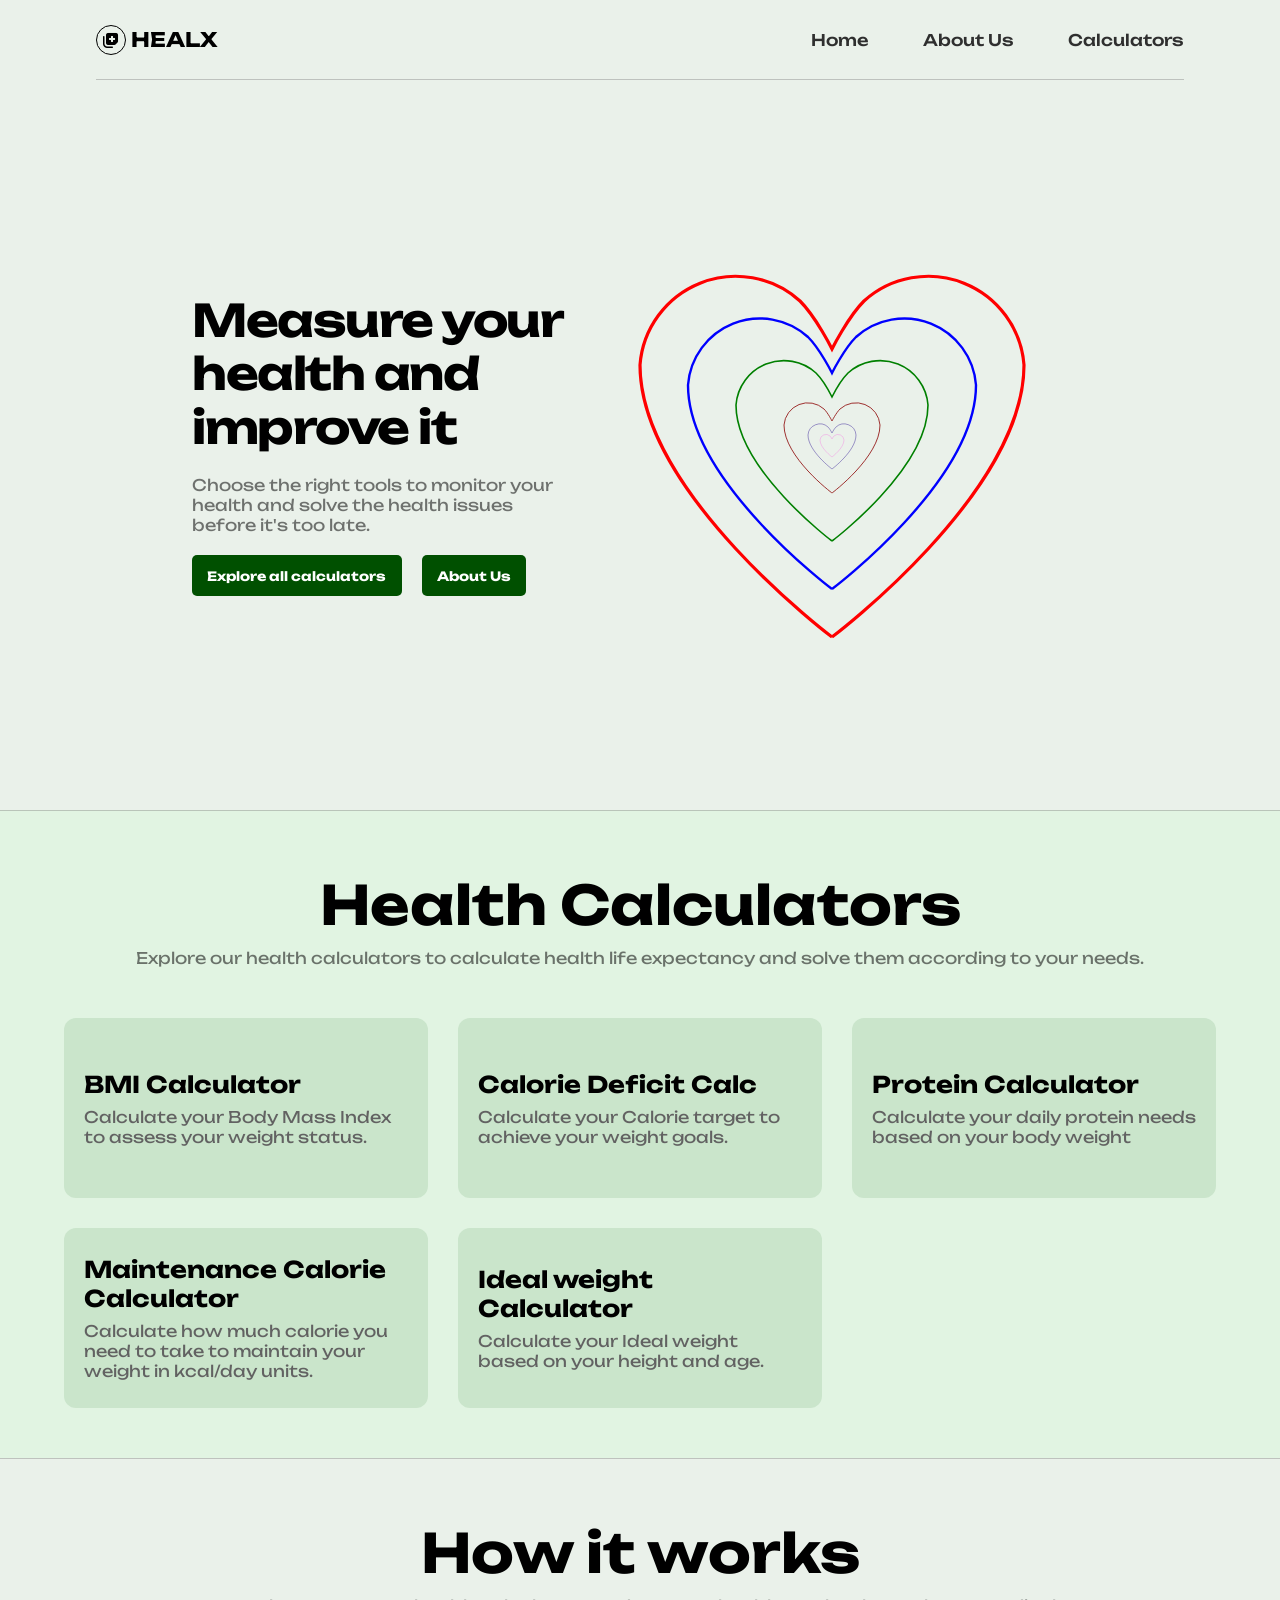
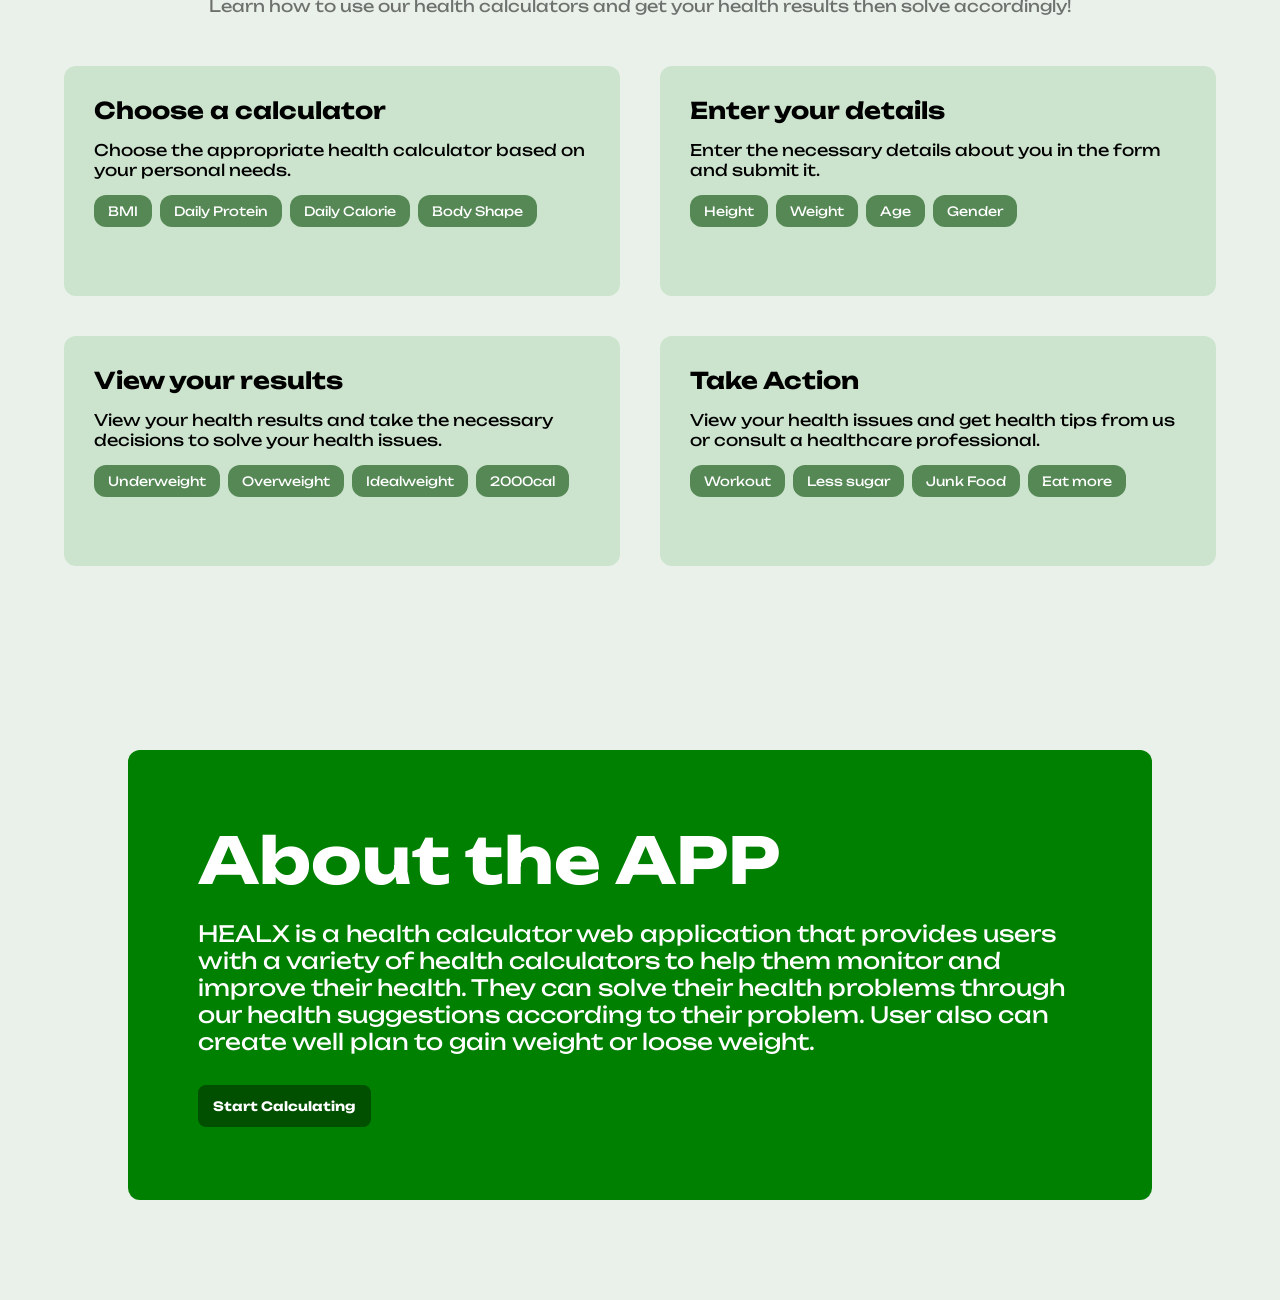
<file: index.html>
<!DOCTYPE html>
<html lang="en">
<head>
    <meta charset="UTF-8">
    <meta name="viewport" content="width=device-width, initial-scale=1.0">
    <title>HEALX - Make your life healthier than ever</title>
    <link rel="stylesheet" href="https://cdnjs.cloudflare.com/ajax/libs/font-awesome/6.5.1/css/all.min.css" />
    <link rel="preconnect" href="https://fonts.gstatic.com" crossorigin>
    <link href="https://fonts.googleapis.com/css2?family=Bebas+Neue&family=Pixelify+Sans:wght@400..700&family=Unbounded:wght@200..900&display=swap" rel="stylesheet">
    

    <style>

        :root{
            --bg-color: rgb(234, 241, 234);
            --bg1-color: rgb(225, 244, 226);
            --grey-text: rgba(9, 9, 9, 0.552);
            --border: 1px solid rgba(128, 128, 128, 0.414);
        }
        *{
            padding: 0;
            margin: 0;
            box-sizing: border-box;
        }

        body{
            background-color: var(--bg-color);
            font-family: "Unbounded", sans-serif; 
            color: black;
            
        }

        header{
            display: flex;
            justify-content: center;
            width: 100%;
            height: 80px;
        }
        a{
            text-decoration: none;
            color: inherit;
        }

        .nav-bar{
            display: flex;
            justify-content: space-between;
            align-items: center;
            width: 85%;
            height: 100%;
            position: relative; 
            border-bottom: var(--border);
            opacity: 0;
            animation: fadeIn 1.5s ease-in-out forwards;    
        }

        .logo{
            display: flex;
            align-items: center;
            gap: 5px;
        }

        .logo i{
            display: flex;
            justify-content: center;
            align-items: center;
            width: 30px;
            height: 30px;
            border-radius: 50%;
            border: 1px solid black;
        }

        .logo h3{
            font-size: 20px;
            line-height: 0;
        }

        .nav-main{
            display: flex;
            align-items: center;
            gap: 6vh;
        }

        .nav-main a{
            text-decoration: none;
            color: rgb(47, 47, 47);
            font-weight: 500;
            font-size: clamp(6px, 2vw, 16px);
        }

        .hero{
            display: flex;
            margin: 0 auto;
            height: calc(90vh - 80px);
            width: 70%;
            align-items: center;
            justify-content: center;

        }

        .hero-first{
            display: flex;
            position: relative;
            justify-content: center;
            align-items: center;
            flex-direction: column;
            opacity: 0;
            animation: fadeIn 1.5s ease-in-out forwards;    
        }

        @keyframes fadeIn {
            from{
                transform: translateY(20px);
                opacity: 0;
            }
            to{
                transform: translateY(0);
                opacity: 1;
            }
        }

        .hero-first h1{
            font-size: 3.5vw;
            line-height: 1.2;
            font-weight:700;
            margin-bottom: 20px;
            letter-spacing: -1.5px;
        }


        .hero-first p{
            /* margin-bottom: 0px; */
            color: var(--grey-text);
        }

        .hero-visual{
            display: flex;
            justify-content: center;
            align-items: center;
            /* position: relative; */
            
        }

        .heart-container{
            display: flex;
            position: relative;
            justify-content: center;
            align-items: center;
            width: 40vw;
            height: 40vw;
            /* border: 1px solid black; */
        }

        .heart, .heart1, .heart2, .heart3, .heart4, .heart5{
            position: absolute;
            fill: none;
            stroke-width: 0.2px;
            stroke-dasharray: 150;
            stroke-dashoffset: 150;
            animation: drawHeart 2s ease forwards;
        }
        
        .heart{
            width: 40vw;
            stroke: red;
        }
        .heart1{
            width: 30vw;
            stroke: blue;
        }
        .heart2{
            width: 20vw;
            stroke: green;
        }
        .heart3{
            width: 10vw;
            stroke: darkred;
        }
        .heart4{
            width: 5vw;
            stroke: rgb(30, 0, 139);
        }
        .heart5{
            width: 2.5vw;
            stroke: rgb(255, 6, 218);
        }

        @keyframes drawHeart {
            to {
                stroke-dashoffset: 0;
            }
        }


        .hero-btn{
            display: flex;
            width: 100%;
            gap: 20px;
            margin-top: 20px;
        }

        .hero-btn a{
            display: flex;
            justify-content: center;
            align-items: center;
            text-decoration: none;
            padding: 1vw 1.2vw;
            border-radius: 5px;
            background-color: rgb(0, 80, 0);
            color: white;
            font-weight: bold;
            font-size: 1vw;
        }

        .calculators{
            min-height: 50vh;
            padding-bottom: 50px;
            background-color: var(--bg1-color);
            border-top: var(--border);
        }

        .layout-header{
            display: flex;
            flex-direction: column;
            align-items: center;
            justify-content: center;
            width: 100%;
            margin-top: 50px;
        }

        .layout-head h1{
            font-size : 6vh;
            text-align: center;
            margin: 10px 0;
        }

        .layout-description p {
            color: var(--grey-text);
            text-align: center;
        }

        .layout-main{
            display: flex;
            justify-content: center;
            align-items: center;
            width: 100%;
            margin-top: 50px;
        }

        .calc-grid{
            display: grid;
            grid-template-columns: repeat(auto-fill, minmax(350px, 1fr));
            gap: 30px;
            width: 90%;
        }

        .calc-card{
            display:flex;
            flex-direction: column;
            justify-content: center;
            padding: 20px;
            overflow: hidden;
            border-radius: 12px;
            min-height: 180px;
            gap: 8px;
            /* border: 1px solid rgba(0, 0, 0); */
            background-color: rgba(197, 226, 198, 0.8);
            opacity: 0;
            transition: all 0.3s ease-in-out;
            cursor: pointer;

            animation: fadeIn 1.5s ease-in-out forwards;
        }

        .calc-card h3{
            font-size: 1.8vw;
            /* white-space: nowrap ; */
        }

        .calc-card p{
            color: rgb(98, 98, 98);
        }
        
        .calc-card:hover{
            transform: scale(1.1);
            
        }

        .howitworks{
            /* height: 100vh;
            margin-top: 50px;
            background-color: var(--bg1-color);
            border-top: 1px solid rgba(128, 128, 128, 0.414); */
            min-height: 88vh;
            border-top: var(--border);
        }

        .calc1-grid{
            display: grid;
            grid-template-columns: repeat(2, 1fr);
            gap: 40px;
            width: 90%;
        }

        .calc1-card{
            display: flex;
            flex-direction: column;
            padding: 30px;
            overflow: hidden;
            border-radius: 12px;
            min-height: 230px;
            gap: 15px;
            background-color: rgba(197, 226, 198, 0.8);
            transition: all 0.3s ease-in-out;
        }
        
        .calc1-card h3{
            font-size: 1.8vw;
            
        }
        

        .calc1-card:hover{
            transform: scale(1.1);
            
        }

        .calc1-options{
            display: flex;
            align-items: center;
            gap: 8px;
            overflow: auto;
        }

        .calc1-options span{
            background-color: rgb(86, 136, 86);
            white-space: nowrap;
            font-size: 1vw;
            color: white;
            padding: 8px 14px;
            border-radius: 12px;
        }

        .about{
            display: flex;
            align-items: center;
            justify-content: center;
            width: 100%;
        }

        .about-container{
            display: flex;
            flex-direction: column; 
            /* align-items: center; */
            gap: 20px;
            width: 80%;
            padding: 70px;
            margin:100px;
            border-radius: 12px;
            min-height: 50vh;
            background-color: green;
            color: white;
        }

        .about-container h1{
            font-size: 4rem;
            /* margin-bottom: 20px; */
        }

        .about-container p{
            font-size: 1.4rem;
        }

        .about-container a{
            text-decoration: none;
            padding: 1vw 1.2vw;
            border-radius: 8px;
            background-color: rgb(0, 80, 0);
            color: white;
            font-weight: bold;
            font-size: 1vw;
        }

        .about-btn{
            margin-top: 20px;
        }

    </style>
</head>
<body>
    <header>
        <nav class="nav-bar">
            <div class="logo">
                <i class="fa-solid fa-notes-medical"></i>
                <h3>HEALX</h3>
            </div>
            <div class="nav-main">
                <a href="#">Home</a>
                <a href="#about">About Us</a>
                <a href="#calculator">Calculators</a>
            </div>
        </nav>
    </header>

    <main>
        <div class="hero">
            <div class="hero-first">
                <h1>Measure your health and improve it</h1>
                <p>Choose the right tools to monitor your health and solve the health issues before it's too late.</p>
                <div class="hero-btn">
                    <a href="#calculators">Explore all calculators</a>
                    <a href="#about">About Us</a>
                </div>
            </div>

            <div class="hero-visual">
                <div class="heart-container">
                    <svg class="heart mutu" viewBox="0 0 32 32">
                        <path  d="M16 28 C16 28 4 19 4 11 A 6 6 0 0 1 14 7 C 15 8 16 10 16 10 C 16 10 17 8 18 7 A 6 6 0 0 1 28 11 C 28 19 16 28 16 28 Z" />
                    </svg>
                    <svg class="heart1 mutu" viewBox="0 0 32 32">
                        <path  d="M16 28 C16 28 4 19 4 11 A 6 6 0 0 1 14 7 C 15 8 16 10 16 10 C 16 10 17 8 18 7 A 6 6 0 0 1 28 11 C 28 19 16 28 16 28 Z" />
                    </svg>
                    <svg class="heart2 mutu" viewBox="0 0 32 32">
                        <path  d="M16 28 C16 28 4 19 4 11 A 6 6 0 0 1 14 7 C 15 8 16 10 16 10 C 16 10 17 8 18 7 A 6 6 0 0 1 28 11 C 28 19 16 28 16 28 Z" />
                    </svg>
                    <svg class="heart3 mutu" viewBox="0 0 32 32">
                        <path  d="M16 28 C16 28 4 19 4 11 A 6 6 0 0 1 14 7 C 15 8 16 10 16 10 C 16 10 17 8 18 7 A 6 6 0 0 1 28 11 C 28 19 16 28 16 28 Z" />
                    </svg>
                    <svg class="heart4 mutu" viewBox="0 0 32 32">
                        <path  d="M16 28 C16 28 4 19 4 11 A 6 6 0 0 1 14 7 C 15 8 16 10 16 10 C 16 10 17 8 18 7 A 6 6 0 0 1 28 11 C 28 19 16 28 16 28 Z" />
                    </svg>
                    <svg class="heart5 mutu" viewBox="0 0 32 32">
                        <path  d="M16 28 C16 28 4 19 4 11 A 6 6 0 0 1 14 7 C 15 8 16 10 16 10 C 16 10 17 8 18 7 A 6 6 0 0 1 28 11 C 28 19 16 28 16 28 Z" />
                    </svg>
                </div>
                    
            </div>
        </div>

        <div class="calculators" id="calculators">
            <div class="layout-header">
                <div class="layout-head">
                    <h1>Health Calculators</h1>
                </div>

                <div class="layout-description">
                    <p>Explore our health calculators to calculate health life expectancy and solve them according to your needs.</p>
                </div>
            </div>

            <div class="layout-main">
                <div class="calc-grid">
                    <a href="/HealthCalculators/BMI Calc/bmi.html" class="calc-card">
                        <h3>BMI Calculator</h3>
                        <p>Calculate your Body Mass Index to assess your weight status.</p>
                    </a>
                    <a href="/HealthCalculators/Calorie Defic Calc/c.html" class="calc-card">
                        <h3>Calorie Deficit Calc</h3>
                        <p>Calculate your Calorie target to achieve your weight goals.</p>
                    </a>
                    <a href="/HealthCalculators/Protein Calculator/protein..html" class="calc-card">
                        <h3>Protein Calculator</h3>
                        <p>Calculate your daily protein needs based on your body weight</p>
                    </a>
                    <a href="/HealthCalculators/Maintenance Calorie Calc/m.html" class="calc-card">
                        <h3>Maintenance Calorie Calculator</h3>
                        <p>Calculate how much calorie you need to take to maintain your weight in kcal/day units.</p>
                    </a>
                    <a href="/HealthCalculators/Ideal Weight Calc/ideal.html" class="calc-card">
                        <h3>Ideal weight Calculator</h3>
                        <p>Calculate your Ideal weight based on your height and age.</p>
                    </a>
    
                </div>
            </div>
        </div>

        <div class="howitworks" id="howitworks">
            <div class="layout-header">
                <div class="layout-head">
                    <h1>How it works</h1>
                </div>

                <div class="layout-description">
                    <p>Learn how to use our health calculators and get your health results then solve accordingly!</p>
                </div>
            </div>

            <div class="layout-main">
                <div class="calc1-grid">
                    <div class="calc1-card">
                        <h3>Choose a calculator</h3>
                        <p>Choose the appropriate health calculator based on your personal needs.</p>
                        <div class="calc1-options">
                            <span>BMI</span>
                            <span>Daily Protein</span>
                            <span>Daily Calorie</span>
                            <span>Body Shape</span>
                        </div>
                    </div>
                    <div class="calc1-card">
                        <h3>Enter your details</h3>
                        <p>Enter the necessary details about you in the form and submit it.</p>

                        <div class="calc1-options">
                            <span>Height</span>
                            <span>Weight</span>
                            <span>Age</span>
                            <span>Gender</span>
                        </div>
                    </div>
                    <div class="calc1-card">
                        <h3>View your results</h3>
                        <p>View your health results and take the necessary decisions to solve your health issues.</p>

                        <div class="calc1-options">
                            <span>Underweight</span>
                            <span>Overweight</span>
                            <span>Idealweight</span>
                            <span>2000cal</span>
                        </div>
                    </div>
                    <div class="calc1-card">
                        <h3>Take Action</h3>
                        <p>View your health issues and get health tips from us or consult a healthcare professional.</p>
                        <div class="calc1-options">
                            <span>Workout</span>
                            <span>Less sugar</span>
                            <span>Junk Food</span>
                            <span>Eat more</span>
                        </div>
                    </div>
                </div>
            </div>
        </div>
        
        <div class="about" id="about">
            <div class="about-container">
                <h1>About the APP</h1>
                <p>
                    HEALX is a health calculator web application that provides users with a variety of health calculators to help them monitor and improve their health. They can solve their health problems through our health suggestions according to their problem. User also can create well plan to gain weight or loose weight.
                </p>
                <div>
                    
                <div class="about-btn">
                    <a href="#calculators" class="btn">Start Calculating</a>
                </div>
            </div>
        </div>
        
    </main>

    <script>

        let heartcontainer = document.querySelectorAll('.mutu')

        let calcs = document.querySelectorAll('.calc-card');

        calcs.forEach((calc,index)=>{
            calc.style.animationDelay = `${(index + 2 )* 0.1}s`;
        })

        console.log(heartcontainer)
        heartcontainer.forEach((heart, index) => {
            heart.style.animationDelay = `${(heartcontainer.length - index) * 0.1}s`;
        });
    </script>
</body>
</file>
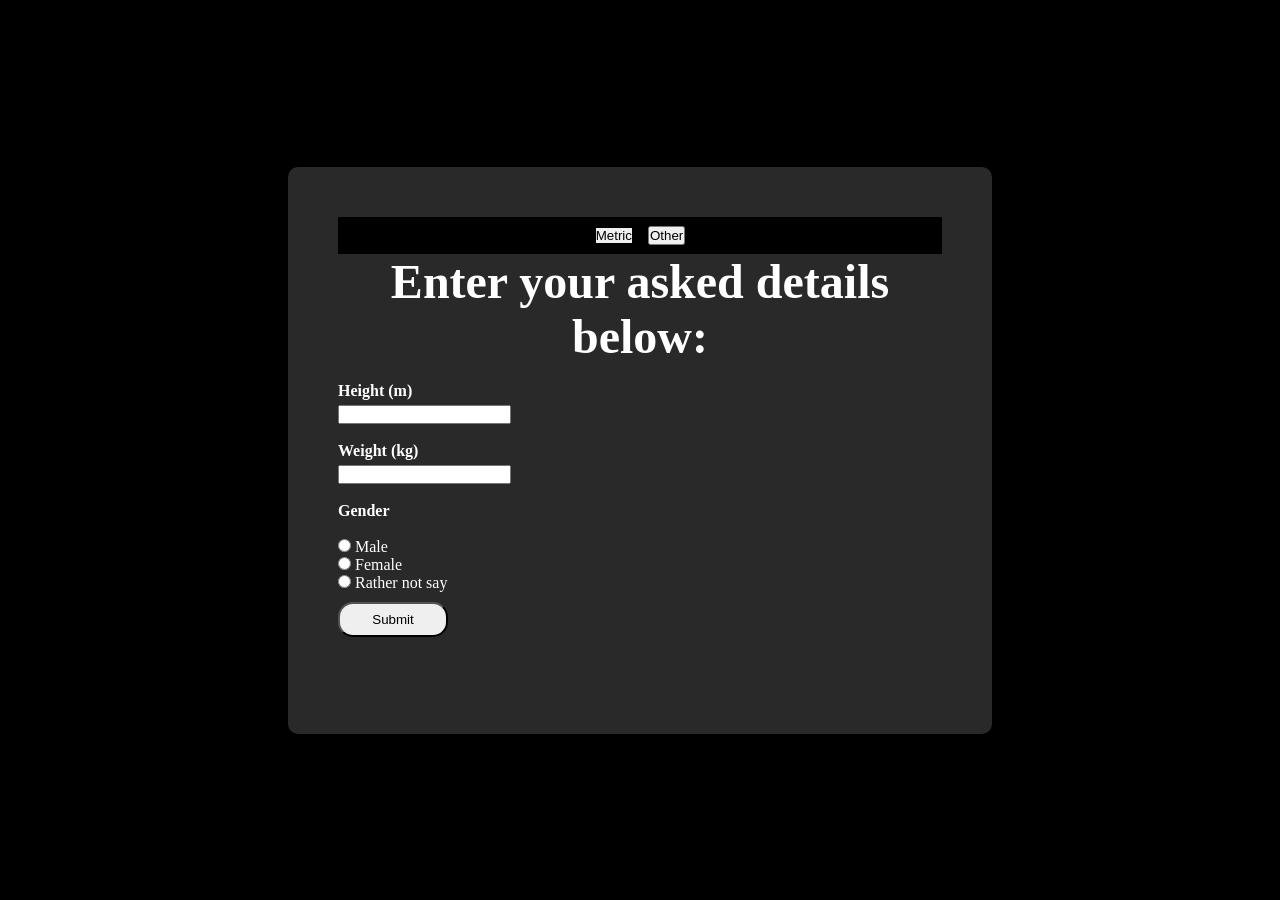
<file: BMI Calc/bmi.html>
<!DOCTYPE html>
<html lang="en">
<head>
    <meta charset="UTF-8">
    <meta name="viewport" content="width=device-width, initial-scale=1.0">
    <title>BMI Calculator</title>
    <link rel="stylesheet" href="bmi.css">
</head>
<body>

    <div class="container">
        <div id="metric" class="metric">
            
            <div class="select-mode">
                <button class="metric active">Metric</button>

                <button class="otherr">Other</button>

            </div>

            <h2>Enter your asked details below:</h2>
            
            <form id="metric-form"> <br>
                <label>Height (m)</label> <br>
                <input type="number" class="height" step="0.01" min="0"> <br> <br>

                <label>Weight (kg)</label> <br>
                <input type="number" class="weight" step="0.01" min="0"> <br> <br>

                <label>Gender</label>
                <div class="radios"> <br>

                <input type="radio" value="male" class="radio" name="gender">
                <label>Male</label> <br>

                <input type="radio" value="female" class="radio" name="gender">
                <label>Female</label> <br>

                <input type="radio" value="nottosay" class="radio" name="gender">
                <label>Rather not say</label>

                </div>

                <button class="btn submit-btn" type="submit">
                    Submit
                </button>

            </form>

            <div class="output-box" class="hide">

            </div>

        </div>

        <div class="other hide" id="other-unitss">

            <div class="select-mode">
                <button class="metric">Metric</button>
                <button class="otherr active">Other</button>
            </div>

            <h2>Enter your requested details!</h2>

            <form id="other-form"> <br>
                
                <label>Height (in)</label> <br>
                <input type="number" class="heightt" step="0.01" min="0"> <br> <br>

                <label>Weight (lbs)</label> <br>
                <input type="number" class="weightt" min="0" step="0.01"> <br> <br>

                <label>Gender</label>

                <div class="radios">
                    <br>

                    <input type="radio" value="male" class="radio" name="genderr">
                    <label>Male</label> <br>

                    <input type="radio" value="female" class="radio" name="genderr">
                    <label>Female</label> <br>

                    <input type="radio" value="nottosay" class="radio" name="genderr">
                    <label>Rather Not to Say</label> <br>

                </div>

                    <button class="btn submit-btn">
                        Submit
                    </button>

            </form>

            <div class="output-boxx" class="hide">

            </div>

        </div>
    </div>
    
    <script src="bmi.js"></script>
</body>
</html>
</file>
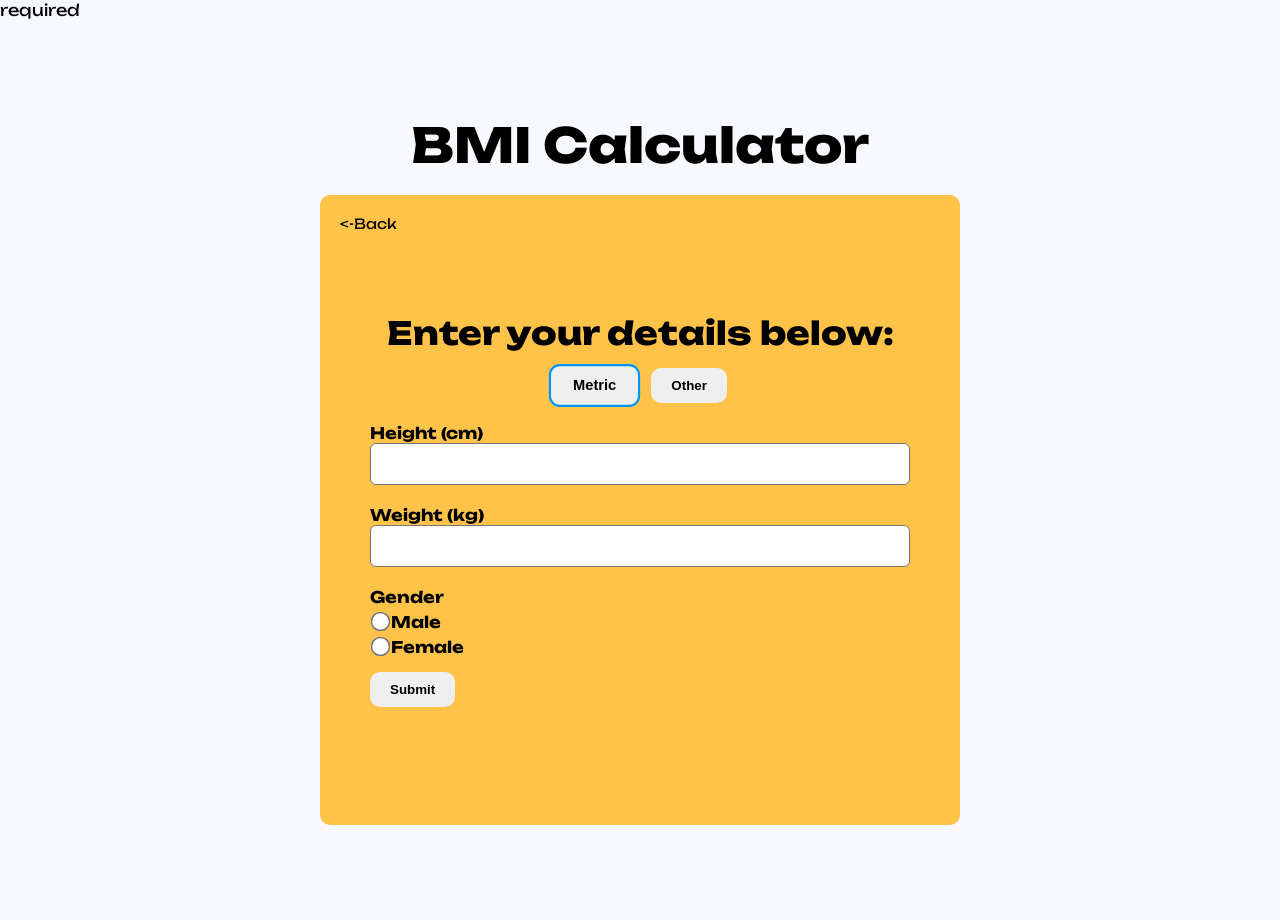
<file: HealthCalculators/BMI Calc/bmi.html>
required<!doctype html>
<html lang="en">
  <head>
    <meta charset="UTF-8" />
    <meta name="viewport" content="width=device-width, initial-scale=1.0" />
    <title>BMI Calculator</title>
    <link rel="preconnect" href="https://fonts.gstatic.com" crossorigin />
    <link
      href="https://fonts.googleapis.com/css2?family=Bebas+Neue&family=Pixelify+Sans:wght@400..700&family=Unbounded:wght@200..900&display=swap"
      rel="stylesheet"
    />

    <style>
        *{
            margin: 0;
            padding: 0;
            box-sizing: border-box;
        }
        body{
            background-color: #F7F9FF;
            font-family: "Unbounded", sans-serif; 
            /* color: b; */
        }
        a{
            position: absolute;
            font-size: 10px;
            top: 20px;
            left: 20px;
            text-decoration: none;
            color: inherit;
        }
        .container{
            
            display: flex;
            align-items: center;
            flex-direction: column;
            justify-content: center;
            min-height: 100vh;
        }
        #metric, .other{
            position: relative;
            display: flex;
            /* align-items: center; */
            justify-content: center;
            min-width: 50%;
            min-height: 70vh;
            background-color: #ffc34a;
            padding: 50px;
            border-radius: 10px;
            flex-direction: column;
        }

        h2{
            text-align: center;
            font-size: 2rem;
            font-weight: 800;
        }

        label{
            font-weight: bold;
        }

        .height, .weight, .heightt, .weightt{
            text-indent: 10px;
            color: rgb(33, 36, 39);
            min-height: 36px;
            opacity: 1;
            text-align: left;
            width: 100%;
            font-size: 18px;
            line-height: 40px;
            font-weight: 500;
            border-radius: 6px;
            border-width: 1px;
            border-style: solid;
            outline: none;
        
        }
        
        .radio{
            margin-top: 5px;
        }

        .radio input{
            transform: scale(1.5);
            cursor: pointer;

            margin-left: 4px;
        }



        button{
            cursor: pointer;
            border: none;
            margin-top: 10px;
            font-weight: bold;
            padding: 10px 20px;
            border-radius: 10px;
            margin-top: 15px;
            transition: transform 1s ease-in-out;
        }

        .select-mode{
            display: flex;
            align-items: center;
            justify-content: center;
            width: 100%;
            gap: 15px;
            height: 50px;
            border-radius: 10px;
        }

        .active{
            transform: scale(1.1);
            border: 2px solid rgb(1, 149, 255);
        }

        .output-box, .output-boxx{
            display: none;
            flex-direction: column;
            gap: 10px;
            background-color: yellow;
            text-align: center;
            padding: 20px;
            border: none;
            border-radius: 10px;
            margin-top: 20px;
        }
        .output-box p, .output-boxx p{
            font-weight: 750;
            font-size: 21px;
        }
        .hide{
            display: none;
        }
        h1{
            text-align: center;
            font-size: 3rem;
            font-weight: 800;
            margin-bottom: 20px;
        }
        a{
            font-size: 14px;
        }
    </style>
  </head>
  <body>
    <div class="container">
        <h1>BMI Calculator</h1>

      <div id="metric" class="metric">
        <a href="/index.html"><-Back</a>
        <h2>Enter your details below:</h2>

        <div class="select-mode">
          <button class="metric active">Metric</button>

          <button class="otherr">Other</button>
        </div>
        <form id="metric-form">
          <br />
          <label>Height (cm)</label> <br />
          <input type="number" class="height"  step="0.01" min="50" required/> <br />
          <br />

          <label>Weight (kg)</label> <br />
          <input type="number" class="weight"  step="0.01" min="0" required/> <br />
          <br />

          <label>Gender</label>
          <div class="radios">

            <div class="radio">
                <input type="radio" value="male" id="male" name="gender" required/>
                <label for="male"">Male</label> <br />
            </div>

            <div class="radio">
                <input type="radio" value="female" id="female" name="gender" required/>
                <label for="female">Female</label> <br />
            </div>

    
          </div>

          <button class="btn submit-btn" type="submit">Submit</button>
        </form>

        <div class="output-box hide">

        </div>
      </div>

      <div class="other hide" id="other-unitss">
        

        <h2>Enter your details below:</h2>

        <div class="select-mode">
            <a href="/index.html"><-Home</a>
          <button class="metric">Metric</button>
          <button class="otherr active">Other</button>
        </div>

        <form id="other-form">
          <br />

          <label>Height (in)</label> <br />
          <input type="number" class="heightt" step="0.01" min="20" /> <br />
          <br />

          <label>Weight (lbs)</label> <br />
          <input type="number" class="weightt" min="4.7" step="0.01" /> <br />
          <br />

          <label>Gender</label>

          <div class="radios">
           <div class="radio">

               <input type="radio" value="male" name="genderr" />
               <label>Male</label> <br />
           </div> 

           <div class="radio">

               <input type="radio" value="female" name="genderr" />
               <label>Female</label> <br />
           </div>

          </div>

          <button class="btn submit-btn">Submit</button>
        </form>

        <div class="output-boxx hide"></div>
      </div>
    </div>

    <script src="bmi.js"></script>
  </body>
</html>
</file>
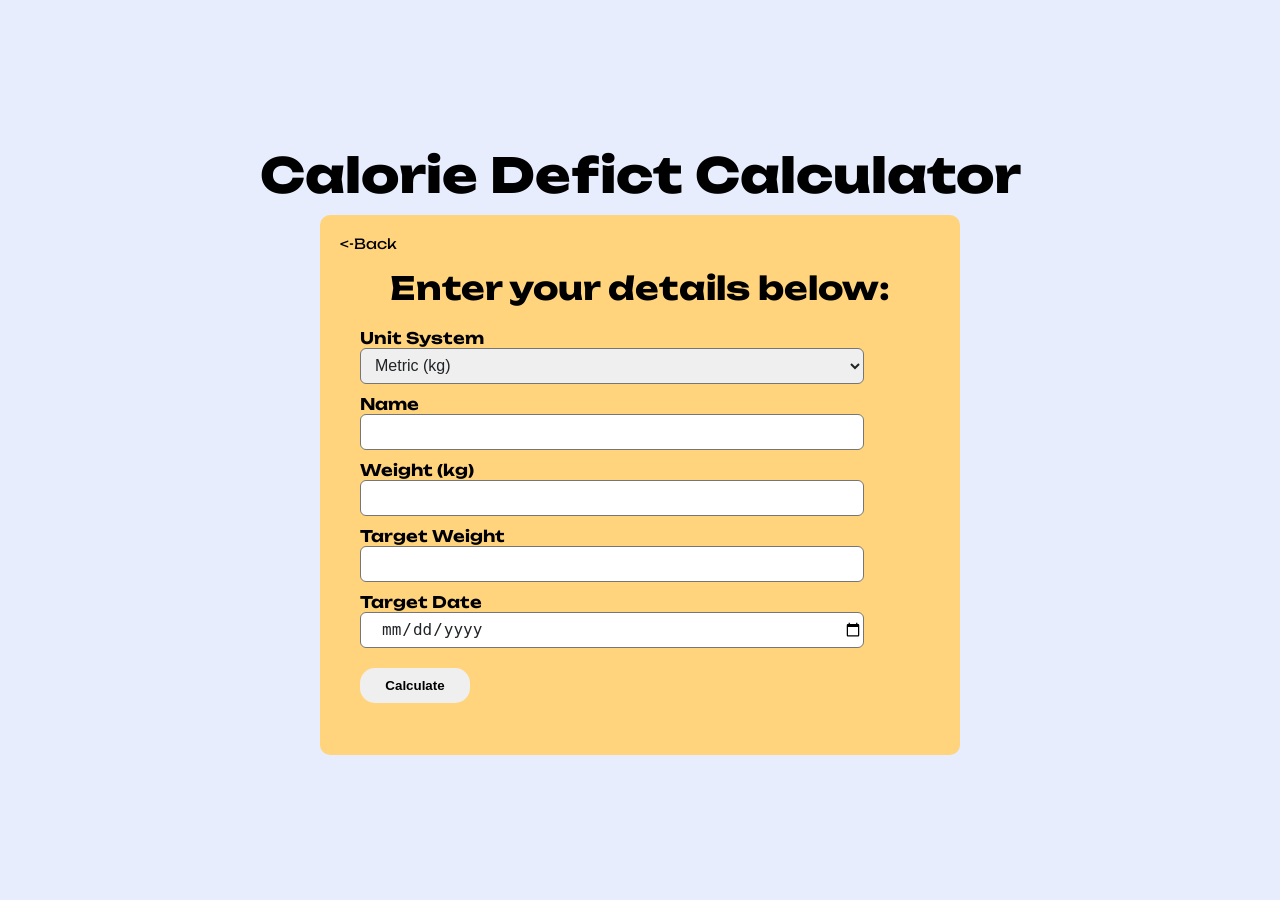
<file: HealthCalculators/Calorie Defic Calc/c.html>
<!DOCTYPE html>
<html lang="en">
<head>
    <meta charset="UTF-8">
    <meta name="viewport" content="width=device-width, initial-scale=1.0">
    <title>Calorie Defic Calculator</title>
    <link rel="preconnect" href="https://fonts.gstatic.com" crossorigin />
    <link
      href="https://fonts.googleapis.com/css2?family=Bebas+Neue&family=Pixelify+Sans:wght@400..700&family=Unbounded:wght@200..900&display=swap"
      rel="stylesheet"
    />
    <style>
        *{
            margin: 0;
            padding: 0;
            box-sizing: border-box;
        }
        body{
            background-color: #e8edfd;
            font-family: "Unbounded", sans-serif; 
        }
        a{
            position: absolute;
            font-size: 10px;
            top: 20px;
            left: 20px;
            text-decoration: none;
            color: inherit;
        }
        #container{
            display: flex;
            flex-direction: column;
            align-items: center;
            gap: 10px;
            align-items: center;
            justify-content: center;
            min-height: 100vh;
        }
        #Calculator{
            position: relative;
            display: flex;
            /* align-items: center; */
            justify-content: center;
            min-width: 50%;
            min-height: 60vh;
            background-color: #ffd47d;
            padding: 40px;
            border-radius: 10px;
            flex-direction: column;
        }
        h1{
            text-align: center;
            font-size: 3rem;
            font-weight: 800;
        }
        h2{
            text-align: center;
            font-size: 2rem;
            font-weight: 750;
            margin-bottom: 20px;
        }

        

        input, select{
            text-indent: 10px;
            color: rgb(33, 36, 39);
            min-height: 36px;
            opacity: 1;
            text-align: left;
            width: 90%;
            font-size: 1rem;
            line-height: 30px;
            font-weight: 500;
            border-radius: 6px;
            border-width: 1px;
            border-style: solid;
            outline: none;
            transition: 300ms cubic-bezier(0.4, 0, 0.2, 1);
            margin-bottom: 10px;
        }
        label{
            font-weight: 650;
        }
        button{
            cursor: pointer;
            border: none;
            margin-top: 10px;
            font-weight: bold;
            padding: 10px 20px;
            border-radius: 10px;
            margin-top: 15px;
            transition: transform 1s ease-in-out;
        }
    
        .submit-btn{
            width: 110px;
            height: 35px;
            border-radius: 15px;
            margin-top: 10px;
        }

        .output-box{
            display: flex;
            flex-direction: column;
            gap: 10px;
            align-items: center;
            padding: 20px;
            justify-content: center;
            background-color: rgb(255 204 82);
            border: 1px solid rgb(26, 25, 25);
            border-radius: 15px;
            margin-top: 7%;
        }
        .output-box p{
            max-width: 650px;
            font-weight: 700;
            font-size: 20px;
            text-align: center;
        }
        .hide{
            display: none;
        }

        #Calculator a{
            font-size: 14px;
        }

        
    </style>
</head>
<body>

    <div id="container">

        <h1>Calorie Defict Calculator</h1>

        <div id="Calculator">
            <a href="/index.html"><-Back</a>
            <h2>Enter your details below:</h2>

            <form id="form">

                <label for="unit">Unit System</label> <br/>
                <select name="unit" id="unit" required>
                    <option value="metric">Metric (kg)</option>
                    <option value="other">Other (lbs)</option>
                </select>
                <br>

                <label>Name </label> <br>
                <input type="text" class="name" required> <br>

                <label id="weight-label">Weight (lbs)</label> <br>
                <input type="number" class="weight" step="0.1" min="0" required> <br>

                <label>Target Weight</label> <br>
                <input type="number" class="target-weight" step="1" min="0" required> <br>

                <label>Target Date</label> <br>
                <input type="date" class="date" required> <br>

                <!-- <label>Gender</label>

                <div class="radios">

                    <input type="radio" name="gender" value="male" class="radio">
                    <label>Male</label> <br>

                    <input type="radio" name="gender" value="female" class="radio">
                    <label>Female</label> <br> 

                </div> -->

                <button class="btn submit-btn">
                    Calculate
                </button>

            </form>

            <div class="output-box hide">
                <p></p>
            </div>

        </div>

    </div>
    
    <script src="c.js"></script>
</body>
</html>
</file>
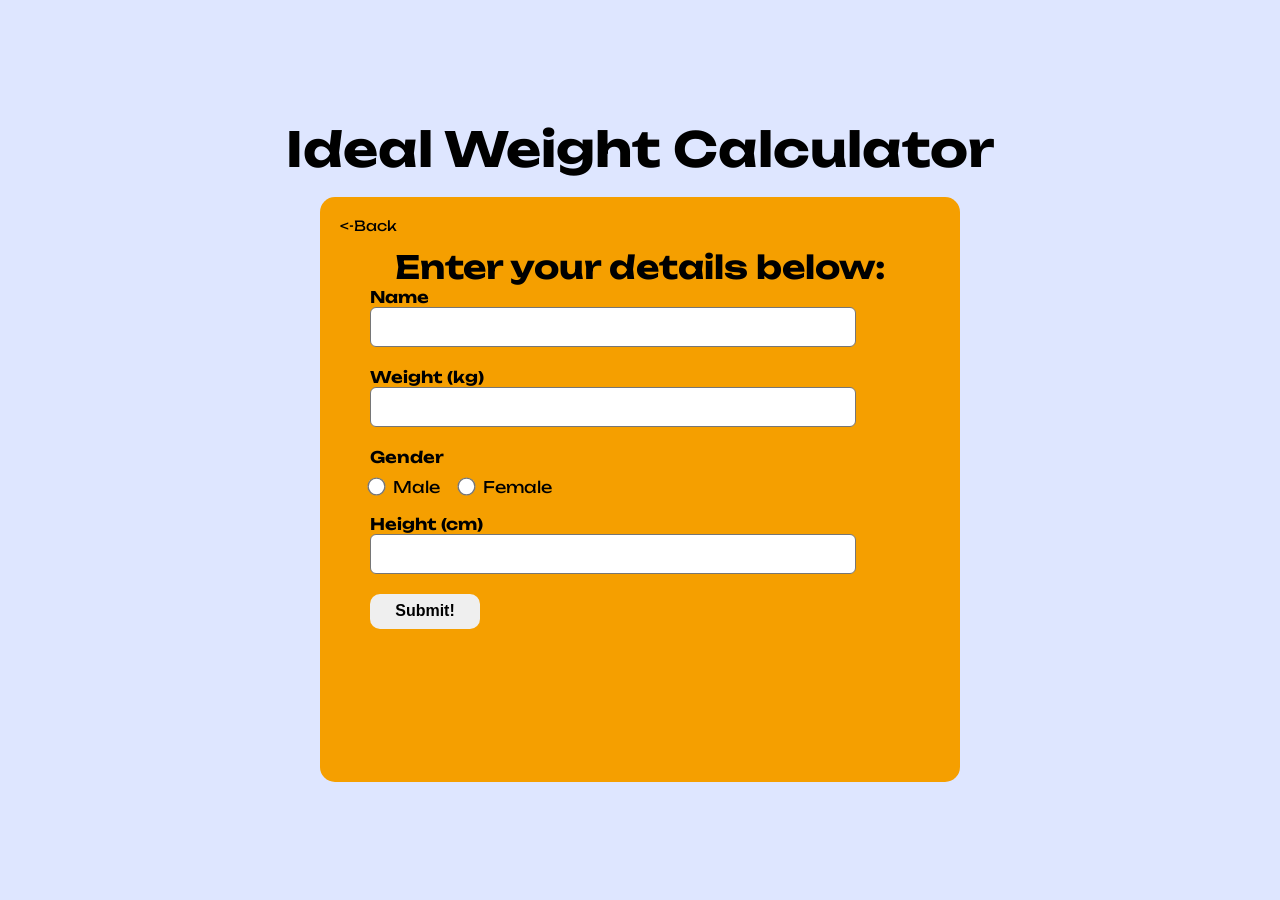
<file: HealthCalculators/Ideal Weight Calc/ideal.html>
<!DOCTYPE html>
<html lang="en">
<head>
    <meta charset="UTF-8">
    <meta name="viewport" content="width=device-width, initial-scale=1.0">
    <title>Ideal Weight Calculator</title>
    <link rel="stylesheet" href="ideal.css">
    <link rel="preconnect" href="https://fonts.gstatic.com" crossorigin />
    <link
      href="https://fonts.googleapis.com/css2?family=Bebas+Neue&family=Pixelify+Sans:wght@400..700&family=Unbounded:wght@200..900&display=swap"
      rel="stylesheet"
    />
</head>
<body>

    <div id="container">
        <h1>Ideal Weight Calculator</h1>

        <div id="ideal">
            <a href="/index.html"><-Back</a>
            <h2>Enter your details below:</h2>

                <form id="form">

                    <label>Name</label> <br>
                    <input type="text" class="name" required> <br> <br>

                    <label>Weight (kg)</label><br>
                    <input type="number" class="weight" min="0" step="0.1" required> <br> <br>

                    <label>Gender</label>
                    <div class="radios">
                        <input type="radio" name="gender" class="male" value="male" id="male" required>
                        <label for="male">Male</label> <br>

                        <input type="radio" name="gender" class="female" value="female" id="female" required>
                        <label for="female">Female</label> <br> <br>

                    </div>

                    <label>Height (cm)</label> <br>
                    <input type="number" class="height" id="height" step="0.01" min="0" required>

                    <button class="btn submit-btn" type="submit">
                        Submit!
                    </button>

                </form> <br>

                <div class="output-box hide">
                    <p>

                    </p>
                </div>

        </div>
    </div>
    
    <script src="ideal.js"></script>
</body>
</html>
</file>
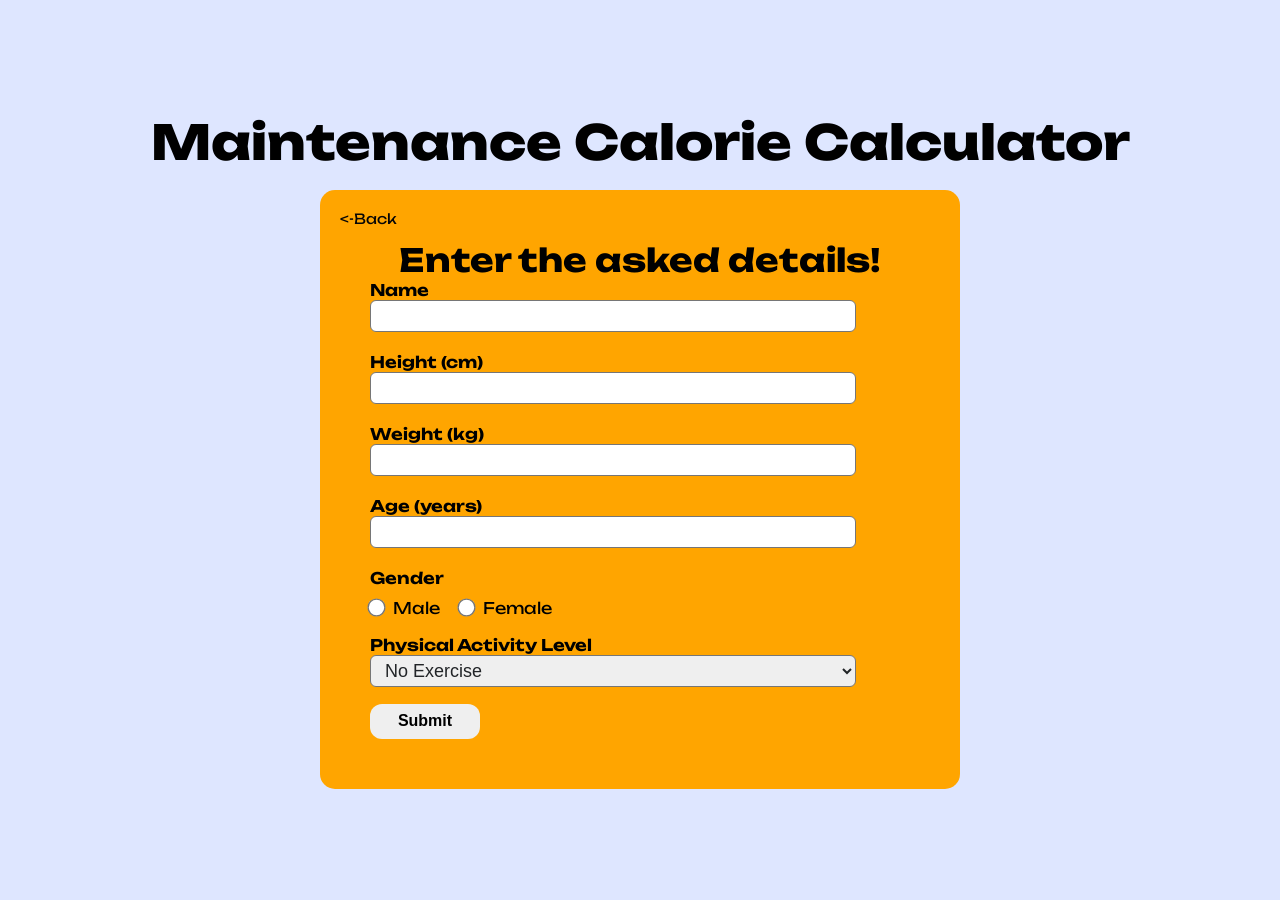
<file: HealthCalculators/Maintenance Calorie Calc/m.html>
<!DOCTYPE html>
<html lang="en">
<head>
    <meta charset="UTF-8">
    <meta name="viewport" content="width=device-width, initial-scale=1.0">
    <title>Maintenance Calorie Calculator</title>
    <link rel="stylesheet" href="m.css">
    <link rel="preconnect" href="https://fonts.gstatic.com" crossorigin />
    <link
      href="https://fonts.googleapis.com/css2?family=Bebas+Neue&family=Pixelify+Sans:wght@400..700&family=Unbounded:wght@200..900&display=swap"
      rel="stylesheet"
    />
</head>
<body>

    <div id="container">

        <h1>Maintenance Calorie Calculator</h1>

        <div id="maintain">

            <a href="/index.html">
                <-Back
            </a>

            <h2>Enter the asked details!</h2>

            <form id="form">

                <label>Name</label> <br>
                <input type="text" id="name" required> <br> <br>

                <label>Height (cm)</label> <br>
                <input type="number" class="height" step="0.1"  required> <br> <br>

                <label>Weight (kg)</label> <br>
                <input type="number" class="weight" step="0.1" required> <br> <br>

                <label for="age">Age (years)</label> <br>
                <input type="number" class="age"  required> <br> <br>

                <label>Gender</label> <br>

                <div class="radios">

                    <input type="radio" name="gender" value="male" class="male" id="male" required>
                    <label for="male">Male</label> <br>

                    <input type="radio" name="gender" value="female" class="female" id="female" required> 
                    <label for="female">Female</label> <br> <br>

                </div>

                <label>
                    Physical Activity Level
                </label>

                <div class="radios">

                    <!-- <input type="radio" name="lvl" value="no">
                    <label>I do not exercise</label> <br>

                    <input type="radio" name="lvl" value="regularly">
                    <label>I do exercise regularly.</label> <br>

                    <input type="radio" name="lvl" value="job">
                    <label>I have a physical job!</label> <br>

                    <input type="radio" name="lvl" value="professional">
                    <label>I am a professional athlete.</label> <br> -->

                    <select name="lvl" id="lvl" required>
                        <option value="no">No Exercise</option>
                        <option value="regularly">Regular Exercise</option>
                        <option value="job">Physical Job</option>
                        <option value="professional">Professional Athlete</option>
                    </select>

                </div>

                <button class="btn submit-btn">
                    Submit
                </button>

            </form>

            <div class="output-box hide">
                <p>

                </p>
            </div>

        </div>

    </div>
    
    <script src="m.js"></script>
</body>
</html>
</file>
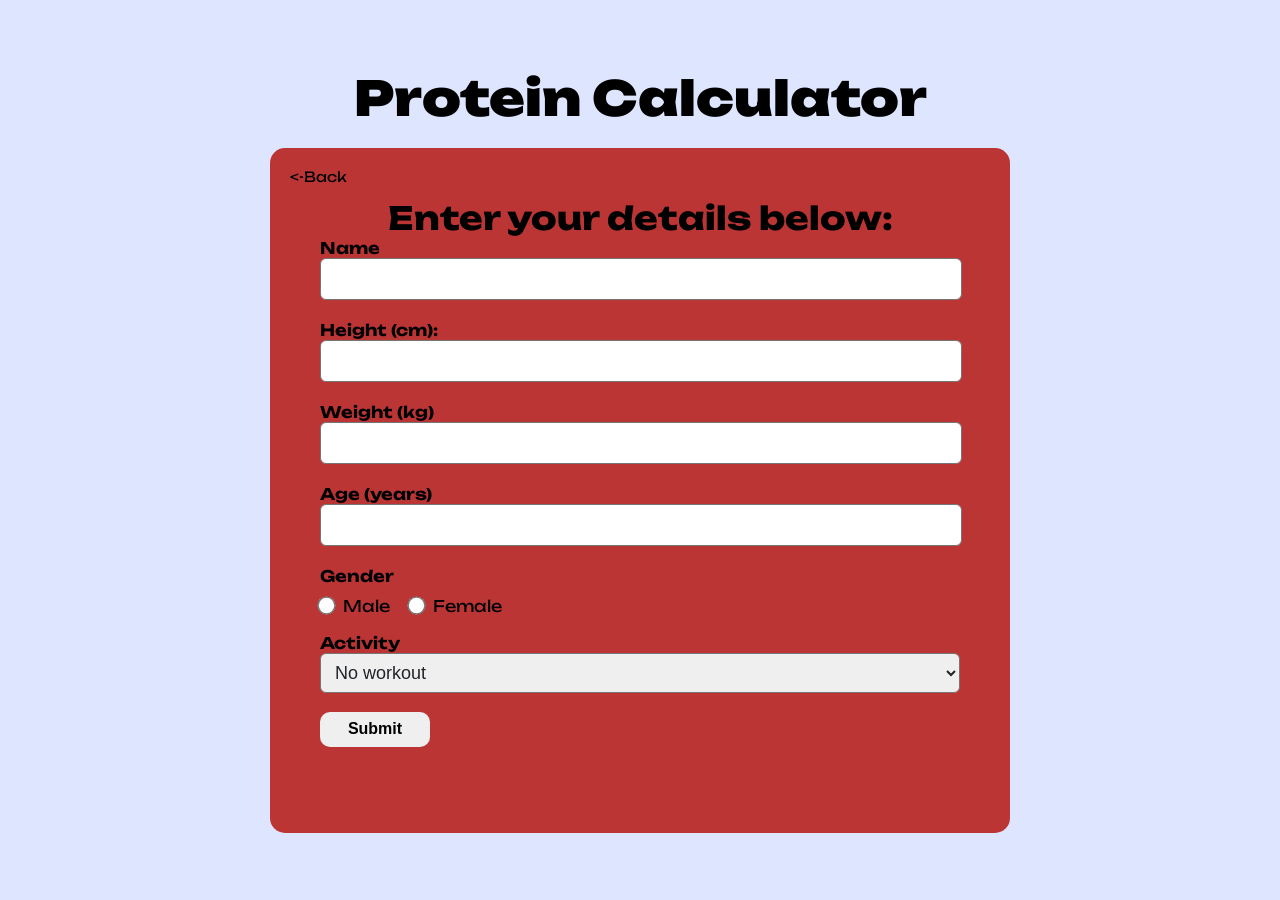
<file: HealthCalculators/Protein Calculator/protein..html>
<!DOCTYPE html>
<html lang="en">
<head>
    <meta charset="UTF-8">
    <meta name="viewport" content="width=device-width, initial-scale=1.0">
    <title>Protein Calculator</title>
    <link rel="stylesheet" href="protein.css">
    <link rel="preconnect" href="https://fonts.gstatic.com" crossorigin />
    <link
      href="https://fonts.googleapis.com/css2?family=Bebas+Neue&family=Pixelify+Sans:wght@400..700&family=Unbounded:wght@200..900&display=swap"
      rel="stylesheet"
    />
</head>
<body>

    <div id="container">

        <h1>Protein Calculator</h1>

        <div id="protein">

            <a href="/index.html">
                <-Back
            </a>

            <h2>Enter your details below:</h2>

            <form id="form">

                <label>Name</label> <br>
                <input type="text" id="name" required> <br> <br>

                <label>Height (cm):</label> <br>
                <input type="number" class="height" step="0.1" required> <br> <br>

                <label>Weight (kg)</label> <br>
                <input type="number" class="weight" step="0.1" required> <br> <br>

                <label>Age (years)</label> <br>
                <input type="number" class="age" required> <br> <br>

                <label>Gender</label> <br>

                <div class="radios">

                    <input type="radio" name="gender" value="male" class="male" id="male" required>
                    <label for="male">Male</label> <br>

                    <input type="radio" name="gender" value="female" class="female" id="female" required>
                    <label for="female">Female</label><br> <br>

                </div>

                <label>Activity</label> <br>

                <div class="radios">
                    
                    <!-- <input type="radio" name="activity" value="no-workout">
                    <label>No workout</label> <br>

                    <input type="radio" name="activity" value="1-2-times">
                    <label>1-2 times a week</label> <br>

                    <input type="radio" name="activity" value="2-3-times">
                    <label>2-3 times a week</label> <br>

                    <input type="radio" name="activity" value="3-5-times">
                    <label>3-5 times a week</label> <br>

                    <input type="radio" name="activity" value="6-7-times">
                    <label>6-7 times a week</label> <br>

                    <input type="radio" name="activity" value="professional">
                    <label>Professional Athlete</label> <br> <br> -->

                    <select name="activity" id="activity">
                        <option value="no-workout">No workout</option>
                        <option value="1-2-times">1-2 times a week</option>
                        <option value="2-3-times">2-3 times a week</option>
                        <option value="3-5-times">3-5 times a week</option>
                        <option value="6-7-times">6-7 times a week</option>
                        <option value="professional">Professional Athlete</option>
                    </select>
                </div>

                <button class="btn submit-btn">
                    Submit
                </button>

            </form>

            <div class="output-box hide">
                <p>
                    
                </p>
            </div>

        </div>

    </div>
    
    <script src="protein.js"></script>
</body>
</html>
</file>
<file: BMI Calc/bmi.css>
*{
    margin: 0;
    padding: 0;
    box-sizing: border-box;
}
body{
    background-color: black;
    color: white;
}
.container{
    display: flex;
    align-items: center;
    justify-content: center;
    min-height: 100vh;
}
#metric, .other{
    /* margin-top: 30vh; */
    width: 55vw;
    height: 63vh;
    background-color: rgb(42, 41, 41);
    padding: 50px;
    border-radius: 10px;
    flex-direction: column;
}

h2{
    text-align: center;
    font-size: 48px;
    font-weight: 800;
}
input[type="number"]{
    margin-top: 5px;    
}
label{
    font-weight: bold;
}
.radios label{
    gap: 5px;
    font-weight: normal;
}

.submit-btn{
    margin-top: 10px;
    width: 110px;
    height: 35px;
    border-radius: 15px;
}
.select-mode{
    display: flex;
    align-items: center;
    justify-content: center;
    width: 100%;
    gap: 15px;
    background: black;
    height: 37px;
}
#select-mode button{
    width: 90px;
    height: 30px;
    border-radius: 10px;
}
.active{
    border: 1px solid black;
}
.output-box, .output-boxx{
    flex-direction: column;
    gap: 10px;
    background-color: gray;
    text-align: center;
    margin-top: 5%;
    border: none;
    border-radius: 10px;
}
#output-box p, .output-boxx p{
    font-weight: 750;
    font-size: 21px;
}
.hide{
    display: none;
}
</file>
<file: HealthCalculators/Ideal Weight Calc/ideal.css>
*{
    box-sizing: border-box;
    margin: 0;
    padding: 0;
}
body{
    background-color: #dee6ff;
    font-family: "Unbounded", sans-serif; 
}
#container{
    display: flex;
    align-items: center;
    justify-content: center;
    gap: 10px;
    min-height: 100vh;
    flex-direction: column;
}
#ideal{
    position: relative;
    display: flex;
    flex-direction: column;
    width: 50%;
    min-height: 65vh;
    background-color: rgb(245, 159, 0);
    padding: 50px;
    border-radius: 15px;
    margin-top: 8px;
}
h1{
    font-size: 3rem;
    text-align: center;
}
h2{
    font-size: 2rem;
    text-align: center;
}
input[type="text"], input[type="number"]{
    width: 90%;
    min-height: 40px;
    opacity: 1;
    text-align: left;
    font-size: 18px;
    line-height: 30px;
    font-weight: 500;
    border-radius: 6px;
    border-width: 1px;
    border-style: solid;
    outline: none;
    text-indent: 10px;
    color: rgb(33,36,39);
    
}
label{
    font-weight: 650;
}
.radios {
    display: flex;
    align-items: center;
    gap: 10px;
    margin-bottom: 7px;
}
.radios label{
    font-weight: normal;
}
.male, .female{
    font-size: 16px;
    transform: scale(1.4);
}
.submit-btn{
    width: 110px;
    height: 35px;
    border: none;
    font-size: 1rem;
    margin-top: 20px;
    font-weight: bold;
    border-radius: 10px;
}
.hide{
    display: none;
}
.output-box p{
    font-weight: 650;
    font-size: 20px;
}
.output-box{
    display: flex;
    flex-direction: column;
    gap: 10px;
    background-color: rgb(255, 174, 0);
    border: none;
    padding: 20px;
    border-radius: 15px;
    margin-top: 5%;
    text-align: center;
    outline: none;
}

.hide {
    display: none;
}
a{
    position: absolute;
    font-size: 14px;
    top: 20px;
    left: 20px;
    text-decoration: none;
    color: inherit;
}
</file>
<file: HealthCalculators/Maintenance Calorie Calc/m.css>
*{
    margin: 0;
    padding: 0;
    box-sizing: border-box;
}
body{
        background-color: #dee6ff;
        font-family: "Unbounded", sans-serif; 
    }
#container {
    display: flex;
    flex-direction: column;
    gap: 10px;
    min-height: 100vh;
    align-items: center;
    justify-content: center;
}
#maintain{
    position: relative;
    display: flex;
    flex-direction: column;
    width: 50%;
    min-height: 65vh;
    background-color: orange;
    padding: 50px;
    border-radius: 15px;
    margin-top: 8px;
}
h2{
    font-size: 2rem;
    font-weight: 750;
    text-align: center;
}
h1{
    font-size: 3rem;
    font-weight: 800;
    text-align: center;
}

h3{
    font-size: 2rem;

}
input[type="number"], input[type="text"], select{
    text-indent: 10px;
    color: rgb(33,36,39);
    min-height: 32px;
    opacity: 1;
    text-align: left;
    width: 90%;
    font-size: 18px;
    line-height: 30px;
    font-weight: 500;
    border-radius: 6px;
    border-width: 1px;
    border-style: solid;
    outline: none;

}
label{
    font-weight: 650;
}

.radios{
    display: flex;
    align-items: center;
    gap: 10px;
    margin-bottom: 7px;
}

input[type="radio"]{
    transform: scale(1.4);
}

.radios label{
    gap: 5px;
    font-weight: normal;
}
.submit-btn{
    border: none;
    border-radius: 12px;
    width: 110px;
    margin-top: 10px;
    font-size: 1rem;
    height: 35px;
    font-weight: bold;
}
.output-box{
    display: flex;
    flex-direction: column;
    gap: 10px;
    background-color: #f0b609;
    text-align: center;
    border: 1px solid rgb(25, 25, 25);
    border-radius: 15px;
    padding: 20px;
    margin-top: 5%;
}
.output-box p{
    font-weight: 650;
    font-size: 20px;
}
.hide{
    display: none;
}
a{
    position: absolute;
    text-decoration: none;
    color: rgb(6, 6, 6);
    font-size: 14px;
    top: 20px;
    left: 20px;
}
</file>
<file: HealthCalculators/Protein Calculator/protein.css>
*{
    margin: 0;
    padding: 0;
}

body{
    background-color: #dee6ff;
    font-family: "Unbounded", sans-serif; 
}
    
#container{
    display: flex;
    flex-direction: column;
    min-height: 100vh;
    align-items: center;
    justify-content: center;
}

#protein{
    background-color: rgb(187, 53, 53);
    padding: 50px;
    display: flex;
    flex-direction: column;
    width: 50%;
    min-height: 65vh;
    border: none;
    border-radius: 15px;
    position: relative;
}

h1{
    font-size: 3rem;
    margin-bottom: 20px;
    font-weight: 900;
    text-align: center;
}

h2{
    text-align: center;
    font-size: 2rem;
    font-weight: 777;
}

input[type= text],input[type= number], select{
    text-indent: 10px;
    color: rgb(33,36,39);
    min-height: 40px;
    opacity: 1;
    text-align: left;
    width: 100%;
    font-size: 18px;
    line-height: 30px;
    font-weight: 500;
    border-radius: 6px;
    border-width: 1px;
    border-style: solid;
    outline: none;

}
label{
    font-weight: 667;
}

.radios{
    display: flex;
    align-items: center;
    gap: 10px;
    margin-bottom: 7px;
}

.radios label{
    font-weight: normal;
}

.male, .female{
    font-size: 16px;
    transform: scale(1.4);
}

.submit-btn{
    border: none;
    width: 110px;
    height: 35px;
    font-size: 1rem;
    font-weight: bold;
    border-radius: 10px;
    margin-top: 12px;
}

.output-box{
    display: flex;
    margin-top: 5%;
    flex-direction: column;
    text-align: center;
    background-color: rgb(197, 88, 21);
    border: 1px solid  rgb(41, 41, 41);
    border-radius: 10px;
    padding: 20px;
}

.output-box p{
    font-weight: 700;
    font-size: 20px;
}

.hide {
    display: none;
}

a{
    position: absolute;
    font-size: 14px;
    top: 20px;
    left: 20px;
    text-decoration: none;
    color:inherit;
}
</file>
